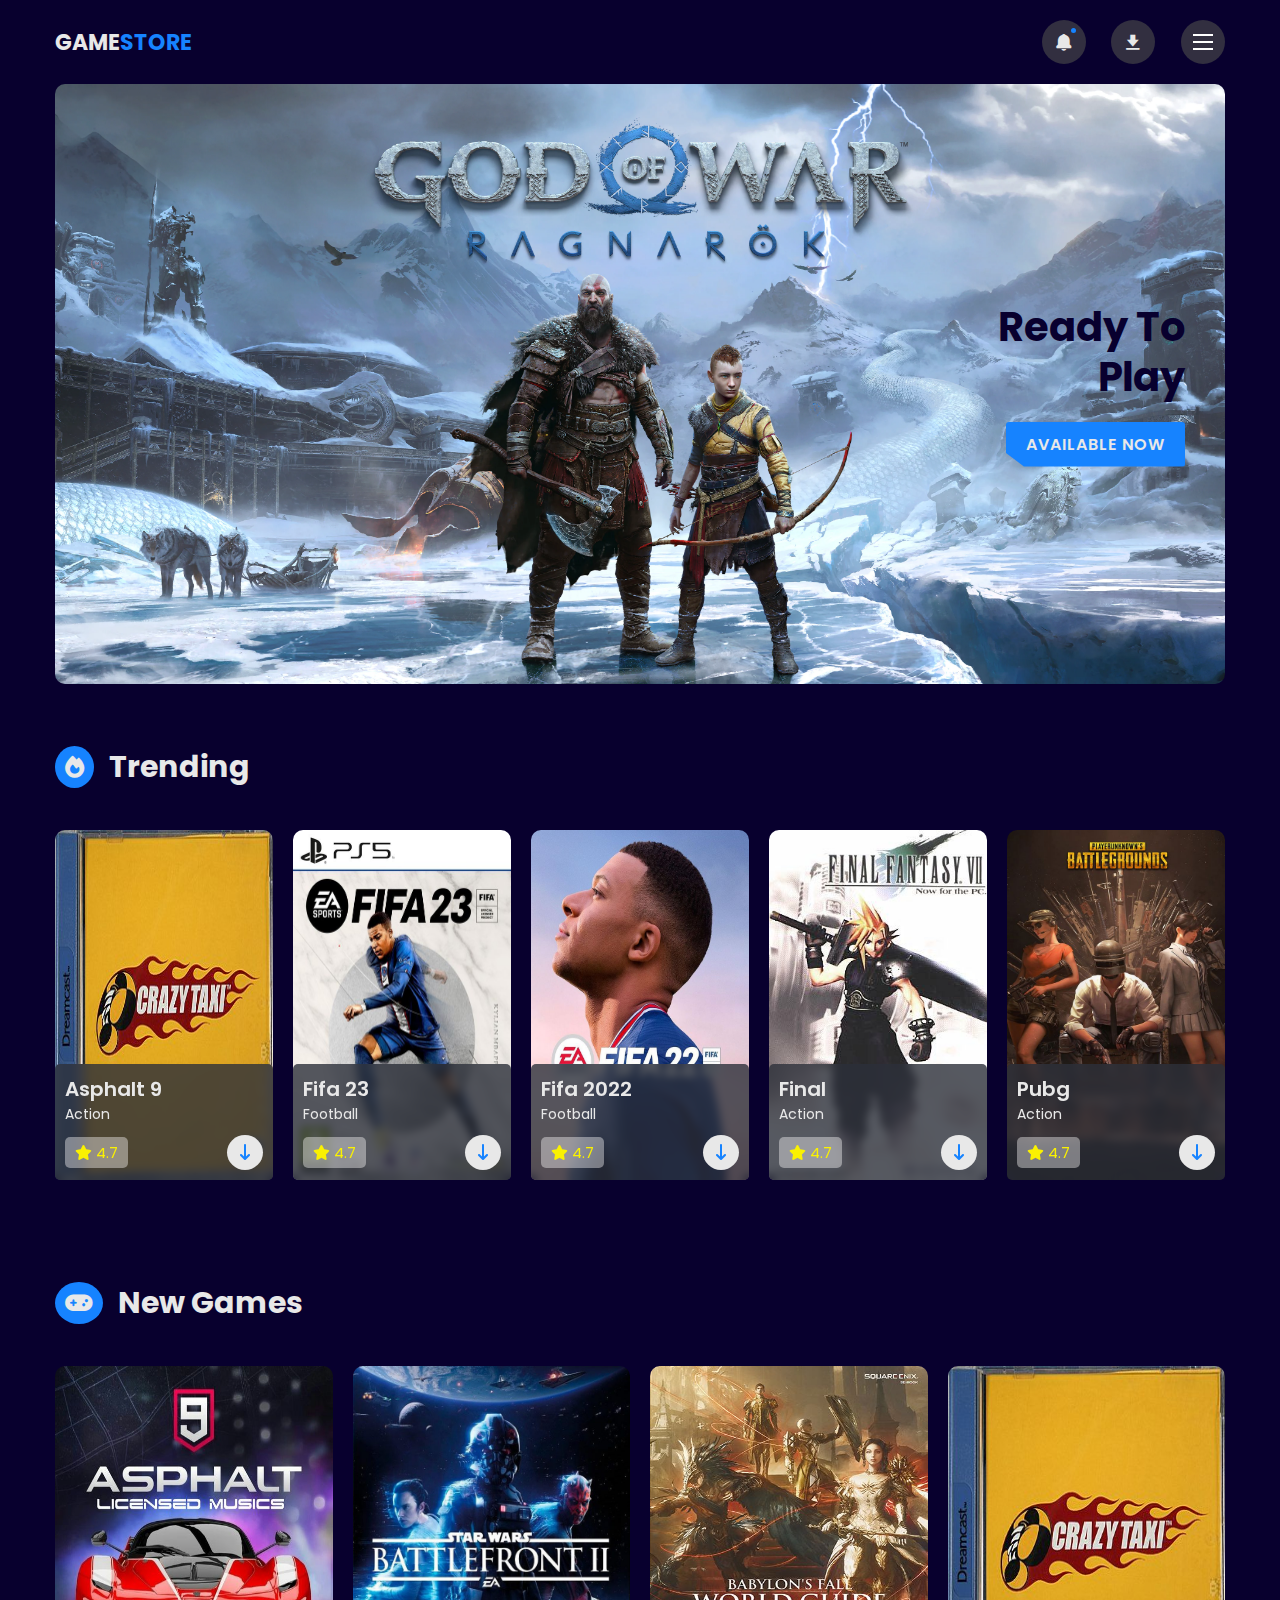
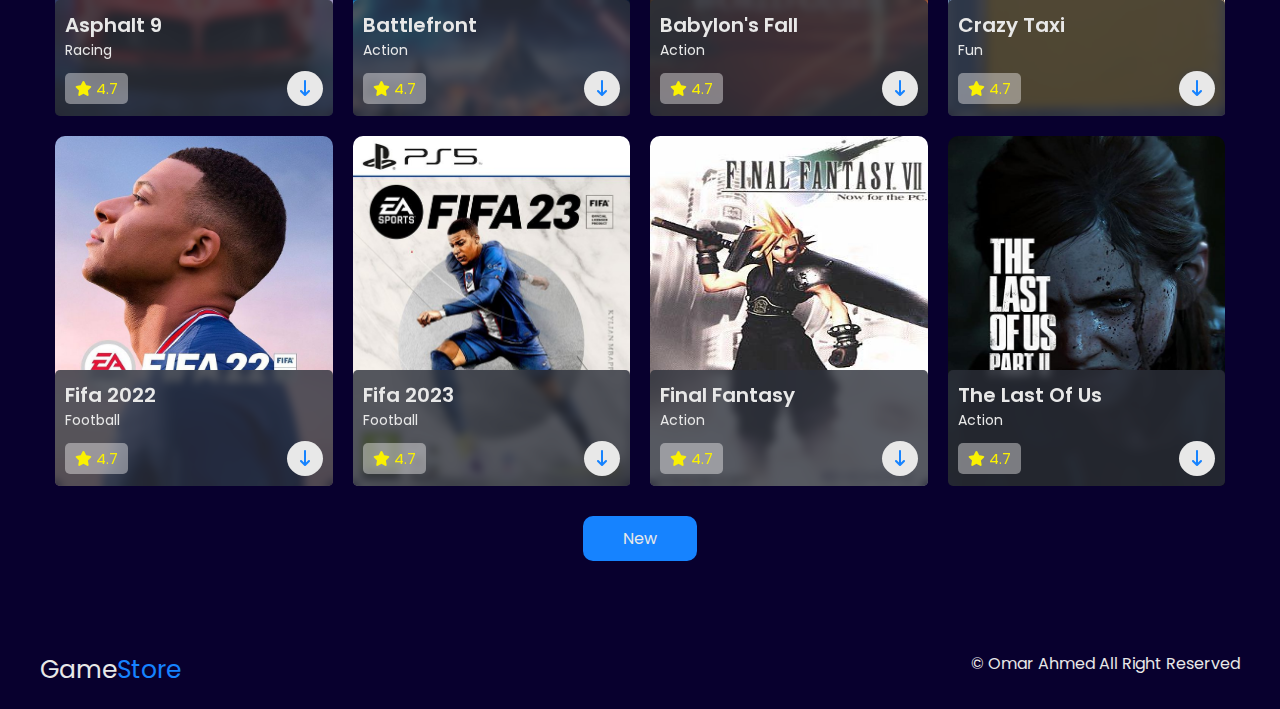
<file: index.html>
<!DOCTYPE html>
<html lang="en">

<meta charset="UTF-8">
<meta http-equiv="X-UA-Compatible" content="IE=edge">
<meta name="viewport" content="width=device-width, initial-scale=1.0">
<title>Games Store</title>
<link rel="shortcut icon" href="pic/icons8-game-controller-16.png" type="image/x-icon">
<!-- Box Icon -->
<link href='https://unpkg.com/boxicons@2.1.4/css/boxicons.min.css' rel='stylesheet'>
<!-- Font Awesome -->
<link rel="stylesheet" href="https://cdnjs.cloudflare.com/ajax/libs/font-awesome/6.3.0/css/all.min.css">
<!-- Link Swiper's CSS -->
<link rel="stylesheet" href="package/swiper-bundle.min.css">
<!-- CSS File  -->
<link rel="stylesheet" href="style.css">



</head>

<body>

    <!-- Nav Bar  -->
    <header class="container">
        <nav>
            <a href="index.html">Game<span>Store</span></a>
            <div class="icons">
                <i class='bx bxs-bell bx-tada' id="notifacation-bell"></i>
                <i class='bx bxs-download' id="download"></i>
                <div class="menu" id='menuBar'>
                    <div class=" link1"></div>
                    <div class=" link2"></div>
                    <div class=" link3"></div>
                </div>
            </div>
        </nav>
        <!-- Mega Menu -->
        <div class="mega-menu" id='megaMenu'>
            <h1 class="heading-menu">Game Store</h1>
            <ul id="menu-links">
                <li><a href="">Home</a></li>
                <li><a href="">Trending</a></li>
                <li><a href="">New Games</a></li>
                <li><a href="">Action Games</a></li>
                <li><a href="">Contact us</a></li>
            </ul>
        </div>
        <!-- Notifacation -->
        <div class="notify">
            <p class="notify-1">Congratulation , Your Game Download Succesfully . </p>
            <p class="notify-2">Cloud not apply Changes.</p>
        </div>
    </header>

    <!-- Home Page Start -->
    <div class="landing-page">
        <div class="container">
            <div class="bg-img">
                <div class="landing-info">
                    <h1>Ready To <br> Play</h1>
                    <a href="">Available Now</a>
                </div>

            </div>
        </div>
    </div>
    <!-- Home Page End  -->
    <!-- Trending Page Start  -->

    <section class="container trending">

        <div class="heading">
            <i class="fa-solid fa-fire"></i>
            <h2>Trending</h2>
        </div>

        <!-- Body Trending Section -->
        <div class="trending-content swiper">
            <div class="swiper-wrapper">
                <!-- Silder 1 -->
                <div class="swiper-slide">
                    <div class="box-trend">
                        <img src="pic/crazytaxi.jpg" alt="">
                        <div class="box-text">
                            <h2>Asphalt 9 </h2>
                            <h3>Action</h3>
                            <div class="rating-download">
                                <div class="rate">
                                    <i class="fa-solid fa-star"></i>
                                    <p>4.7</p>
                                </div>
                                <a href=""><i class="fa-solid fa-arrow-down-long"></i></a>

                            </div>
                        </div>
                    </div>
                </div>
                <!-- Silder 2 -->
                <div class="swiper-slide">
                    <div class="box-trend">
                        <img src="pic/fifa23.jpg" alt="">
                        <div class="box-text">
                            <h2>Fifa 23 </h2>
                            <h3>Football</h3>
                            <div class="rating-download">
                                <div class="rate">
                                    <i class="fa-solid fa-star"></i>
                                    <p>4.7</p>
                                </div>
                                <a href=""><i class="fa-solid fa-arrow-down-long"></i></a>

                            </div>
                        </div>
                    </div>
                </div>
                <!-- Silder 3 -->
                <div class="swiper-slide">
                    <div class="box-trend">
                        <img src="pic/fifa2022.jpg" alt="">
                        <div class="box-text">
                            <h2>Fifa 2022</h2>
                            <h3>Football</h3>
                            <div class="rating-download">
                                <div class="rate">
                                    <i class="fa-solid fa-star"></i>
                                    <p>4.7</p>
                                </div>
                                <a href=""><i class="fa-solid fa-arrow-down-long"></i></a>

                            </div>
                        </div>
                    </div>
                </div>
                <!-- Silder 4 -->
                <div class="swiper-slide">
                    <div class="box-trend">
                        <img src="pic/final.jpg" alt="">
                        <div class="box-text">
                            <h2>Final </h2>
                            <h3>Action</h3>
                            <div class="rating-download">
                                <div class="rate">
                                    <i class="fa-solid fa-star"></i>
                                    <p>4.7</p>
                                </div>
                                <a href=""><i class="fa-solid fa-arrow-down-long"></i></a>

                            </div>
                        </div>
                    </div>
                </div>
                <!-- Silder 5 -->
                <div class="swiper-slide">
                    <div class="box-trend">
                        <img src="pic/pubg.jpg" alt="">
                        <div class="box-text">
                            <h2>Pubg </h2>
                            <h3>Action</h3>
                            <div class="rating-download">
                                <div class="rate">
                                    <i class="fa-solid fa-star"></i>
                                    <p>4.7</p>
                                </div>
                                <a href=""><i class="fa-solid fa-arrow-down-long"></i></a>

                            </div>
                        </div>
                    </div>
                </div>
                <!-- Silder 6 -->
                <div class="swiper-slide">
                    <div class="box-trend">
                        <img src="pic/leagueoflegends.jpg" alt="">
                        <div class="box-text">
                            <h2>League Of Legends </h2>
                            <h3>Action</h3>
                            <div class="rating-download">
                                <div class="rate">
                                    <i class="fa-solid fa-star"></i>
                                    <p>4.7</p>
                                </div>
                                <a href=""><i class="fa-solid fa-arrow-down-long"></i></a>

                            </div>
                        </div>
                    </div>
                </div>
                <!-- Silder 7 -->
                <div class="swiper-slide">
                    <div class="box-trend">
                        <img src="pic/babylon's.jpg" alt="">
                        <div class="box-text">
                            <h2>Babylon's </h2>
                            <h3>Action</h3>
                            <div class="rating-download">
                                <div class="rate">
                                    <i class="fa-solid fa-star"></i>
                                    <p>4.7</p>
                                </div>
                                <a href=""><i class="fa-solid fa-arrow-down-long"></i></a>

                            </div>
                        </div>
                    </div>
                </div>
                <!-- Silder 8 -->
                <div class="swiper-slide">
                    <div class="box-trend">
                        <img src="pic/battlefront.jpg" alt="">
                        <div class="box-text">
                            <h2>Battlefront </h2>
                            <h3>Action</h3>
                            <div class="rating-download">
                                <div class="rate">
                                    <i class="fa-solid fa-star"></i>
                                    <p>4.7</p>
                                </div>
                                <a href=""><i class="fa-solid fa-arrow-down-long"></i></a>

                            </div>
                        </div>
                    </div>
                </div>
            </div>
        </div>
    </section>
    <!-- Trending Page End  -->
    <!-- New Page Start  -->

    <section class="container">
        <div class="heading">
            <i class="fa-solid fa-gamepad"></i>
            <h2>New Games</h2>
        </div>

        <div class="new-page">
            <div class="new-content">
                <div class="box-new">
                    <img src="pic/asphalt9.jpg">
                    <div class="box-text">
                        <h2>Asphalt 9</h2>
                        <h3>Racing</h3>
                        <div class="rating-download">
                            <div class="rate">
                                <i class="fa-solid fa-star"></i>
                                <p>4.7</p>
                            </div>
                            <a href="document.html"><i class="fa-solid fa-arrow-down-long"></i></a>

                        </div>
                    </div>
                </div>
                <div class="box-new">
                    <img src="pic/battlefront.jpg" alt="">
                    <div class="box-text">
                        <h2>Battlefront</h2>
                        <h3>Action</h3>
                        <div class="rating-download">
                            <div class="rate">
                                <i class="fa-solid fa-star"></i>
                                <p>4.7</p>
                            </div>
                            <a href=""><i class="fa-solid fa-arrow-down-long"></i></a>

                        </div>
                    </div>
                </div>
                <div class="box-new">
                    <img src="pic/babylon's.jpg" alt="">
                    <div class="box-text">
                        <h2>Babylon's Fall</h2>
                        <h3>Action </h3>
                        <div class="rating-download">
                            <div class="rate">
                                <i class="fa-solid fa-star"></i>
                                <p>4.7</p>
                            </div>
                            <a href=""><i class="fa-solid fa-arrow-down-long"></i></a>

                        </div>
                    </div>
                </div>
                <div class="box-new">
                    <img src="pic/crazytaxi.jpg" alt="">
                    <div class="box-text">
                        <h2>Crazy Taxi</h2>
                        <h3>Fun</h3>
                        <div class="rating-download">
                            <div class="rate">
                                <i class="fa-solid fa-star"></i>
                                <p>4.7</p>
                            </div>
                            <a href=""><i class="fa-solid fa-arrow-down-long"></i></a>

                        </div>
                    </div>
                </div>
                <div class="box-new">
                    <img src="pic/fifa2022.jpg" alt="">
                    <div class="box-text">
                        <h2>Fifa 2022</h2>
                        <h3>Football</h3>
                        <div class="rating-download">
                            <div class="rate">
                                <i class="fa-solid fa-star"></i>
                                <p>4.7</p>
                            </div>
                            <a href=""><i class="fa-solid fa-arrow-down-long"></i></a>

                        </div>
                    </div>
                </div>
                <div class="box-new">
                    <img src="pic/fifa23.jpg" alt="">
                    <div class="box-text">
                        <h2>Fifa 2023</h2>
                        <h3>Football</h3>
                        <div class="rating-download">
                            <div class="rate">
                                <i class="fa-solid fa-star"></i>
                                <p>4.7</p>
                            </div>
                            <a href=""><i class="fa-solid fa-arrow-down-long"></i></a>

                        </div>
                    </div>
                </div>
                <div class="box-new">
                    <img src="pic/final.jpg" alt="">
                    <div class="box-text">
                        <h2>Final Fantasy</h2>
                        <h3>Action</h3>
                        <div class="rating-download">
                            <div class="rate">
                                <i class="fa-solid fa-star"></i>
                                <p>4.7</p>
                            </div>
                            <a href=""><i class="fa-solid fa-arrow-down-long"></i></a>

                        </div>
                    </div>
                </div>
                <div class="box-new">
                    <img src="pic/lastofus.jpg" alt="">
                    <div class="box-text">
                        <h2>The Last Of Us</h2>
                        <h3>Action</h3>
                        <div class="rating-download">
                            <div class="rate">
                                <i class="fa-solid fa-star"></i>
                                <p>4.7</p>
                            </div>
                            <a href=""><i class="fa-solid fa-arrow-down-long"></i></a>

                        </div>
                    </div>
                </div>

            </div>
        </div>
        <a href="" class="next">New</a>
    </section>
    <!-- New Page End  -->

    <!-- Copyright -->
    <div class="copyright">
        <a href="" class="logo">Game<span>Store</span></a>
        <p>&#169; Omar Ahmed All Right Reserved</p>
    </div>





    <!-- Link Swiper's Js -->
    <script src="package/swiper-bundle.min.js"></script>
    <!-- Js -->
    <script src="main.js"></script>
</body>

</html>
</file>
<file: style.css>
/* Google Font */
        
        @import url('https://fonts.googleapis.com/css2?family=Cairo:wght@300;400;500;600;700;800;900&family=Kanit:wght@500&family=Open+Sans:wght@400;500&family=Poppins:wght@400;500;600;700&display=swap');
        /* Global */
        
    * {
    font-family: 'Cairo', sans-serif;
    font-family: 'Kanit', sans-serif;
    font-family: 'Open Sans', sans-serif;
    font-family: 'Poppins', sans-serif;
    padding: 0;
    margin: 0;
    box-sizing: border-box;
    list-style: none;
    scroll-behavior: smooth;
    text-decoration: none;
    }
    
  .box-text {
  position: absolute;
  bottom: 0;
  left: 0;
  background-color: hsl(227 , 14%, 20% , .8);
  width: 100%;
  padding: 10px;
  backdrop-filter: blur(4px);
  border-radius: 5px;

}
.box-text h2 {
  font-size: 20px ;
  font-weight: 600;
}
.box-text h3 {
  font-size: 14px;
  font-weight: 400;
  margin-bottom: 10px;
}

img {
  width: 100%;

}

body{
  background-color: var(--dark-color);
  color: var(--text-color);
}

.container {
  margin: auto;
}

@media screen and (max-width: 768px) {
  .container {
    padding: 0 20px;
  }
}
@media screen and (min-width: 768px) {
  .container {
    width: 750px;
  }
}
@media screen and (min-width: 992px) {
  .container {
    width: 970px;
  }
}
@media screen and (min-width: 1200px) {
  .container {
    width: 1170px;
  }
}
section {
  padding: 50px 0 40px;
}
header{
  position: relative;
}

.box-text .rating-download {
display: flex;
align-items: center;
justify-content: space-between;

}
.box-text .rating-download .rate {
display: flex;
gap: 4px;
align-items: center;
background-color: hsl(0 , 0%, 100% , .4);  
padding: 4px 10px ;
border-radius: 5px;
}
.box-text .rating-download .rate i , 
.box-text .rating-download .rate p {
color: #faf102;
font-size: 15px;
}
.box-text .rating-download a {
display: block;
background-color: var(--text-color);
padding: 5px 12px;
border-radius: 50%;
color: var(--main-color);
transition: 0.3s;
}
.box-text .rating-download a:hover {
background-color: var(--dark-color);
color: var(--text-color);
}
/* Header */
header nav {
  display: flex;
  align-items: center;
  justify-content: space-between;
  padding: 20px 0 ;
  
}
header nav a {
  font-size: 22px;
  text-transform: uppercase;
  color: var(--text-color);
  margin: 0 auto 0 0;
  font-weight:700;
}
header nav a span {
  color: var(--main-color);
}
/* Icons Nav-bar */
header nav .icons {
  display: flex;
  align-items: center;
  column-gap: 1.6rem;
}
header nav .icons i {
  font-size: 20px;
  height: 44px;
  width: 44px;
  display: grid;
  place-items: center;
  color: var(--text-color);
  background-color: var(--light-color);
  border-radius: 50%;
  cursor: pointer;
  transition: 0.3s;
}
    /* Varible */
    :root {
      --main-color: #1683ff;
      --dark-color: #08002e;
      --light-color: #322f40 ; 
      --text-color : hsl(0 , 0% , 91%)  
    }

/* Notifacation */
    #notifacation-bell {
      position: relative;
    }
    #notifacation-bell::after {
      content: '';
      position: absolute;
      height: 5px;
      width: 5px;
      border-radius: 50%;
      background-color: var(--main-color);
      top: 8px;
      right: 10px;
    }
    .notify {
      width: 300px;
      height: 350px;
      padding:10px;
      display: flex;
      flex-direction: column;
      gap: 15px;
      background-color: var(--light-color);
      border-radius: 10px;
      position: absolute;
      right: 0px;
      transition: 0.5s;
      opacity: 0;
    }
    .notify.active {
      transition: 0.5s;
      opacity: 1;

    } 
    @media screen and (max-width:768px ) {
      .notify {
        right: 20px;
      }
    }


    .notify .notify-1 {
      background-color: var(--dark-color);
      border-radius: 10px;
      padding: 10px;
    }
    .notify .notify-1::before {
      content: "\f058";
      font-family: "Font Awesome 5 Free";
      font-weight: 900;
      border-radius: 50%;
      padding: 0 10px 0 0 ;
      color: #02fa55;
    }
    .notify .notify-2 {
      background-color: hsl(0 , 0%, 100% , .4);
      border-radius: 10px;
      padding: 10px;

    }
    .notify .notify-2::before {
      content: "\f057";
      font-family: "Font Awesome 5 Free";
      font-weight: 900;
      border-radius: 50%;
      padding: 0 10px 0 0 ;
      color: #ff9ba9;
    }

    /* Menu bars */
  .menu {
    width: 44px;
    height: 44px;
    border-radius: 50%;
    background-color: var(--light-color);
    display: flex;
    align-items: center;
    justify-content: center;
    flex-direction: column;
    gap: 5px;
    cursor: pointer;
    position: relative;
    z-index: 101;
  }
  .menu div {
    display: block;
    width: 20px ;
    height: 2px;
    background-color: white;
    transition: 0.3s;
    position: relative;
    z-index: 101;
  }
  
  .menu.move  .link1 {
    transform: rotate(45deg ) translate(4px , 5px);
  }
  .menu.move  .link2 {
    opacity: 0;
  }
  .menu.move  .link3 {
    transform: rotate(-45deg) translate(5px , -5px);
  }
  /* Mega Menu Section */
    header .mega-menu {
      display: flex;
      align-items: center;
      justify-content: center;
      flex-direction: column;
      gap: 20px;
      position: fixed;
      top: 0;
      left: 0;
      width: 100%;
      height: 100vh;
      z-index: 100;
      background-color: rgba(0 , 0 , 14 , 0.9);
      clip-path: circle(0% at 100% 0%);
      transition: 0.5s;
    }
    header .mega-menu.active {
      clip-path: circle(144% at 100% 0%);
    }
    header .mega-menu h1 {
      font-size: 50px;
      font-weight: 700;
      color: var(--main-color);
    }
    header .mega-menu img {
      width: 300px;
      height: 200px;
    }
    header .mega-menu ul {
      display: flex;
      align-items: center;
      justify-content: center;
      flex-direction:column ;
      gap: 15px;
    }
    header .mega-menu ul li a {
        display: block;
        color: var(--text-color);
      transition: 0.5s;
      font-size: 22px;
    }
    header .mega-menu ul li{
      position: relative;
      padding: 5px 0;

    }
    header .mega-menu ul li::after  {
      content: '';
      position: absolute;
      bottom: 0;
      left: 50%;
      transform: translateX(-50%);
      width: 0;
      height: 3px;
      background-color: var(--main-color);
      transition: 0.5s;
    }
    header .mega-menu ul li:hover::after {
      width: 60%;
    }
/* Landing Page */

.bg-img {
  background-image: url(pic/bag.webp);
  height: 600px;
  background-position: center;
  background-size: cover;
  border-radius: 10px;
  position: relative;
}
.bg-img .landing-info {
  position: absolute;
  top: 0;
  left: 0;
  width: 100%;
  height: 100%;
  padding: 40px;
  color: var(--dark-color);
  display: flex;
  align-items: end;
  justify-content: center;
  flex-direction: column;
  text-align: right;
  border-radius: 10px;

}
.bg-img .landing-info h1 {
  font-size: 40px;
  line-height: 50px;

}
.bg-img .landing-info a {
  display: flex;
  background-color: var(--main-color);
  color: var(--text-color);
  padding: 10px 20px;
  margin-top: 20px;
  border-radius: 3px;
  justify-content: end;
  letter-spacing: 1px;
  text-transform: uppercase;
  font-weight: 600;
  clip-path: polygon(0 0, 100% 0%, 100% 100%, 10% 100%, 0 70%);
  transition: 0.2s;
}
.bg-img .landing-info a:hover {
  background-color: var(--light-color);
  transition: 0.3s linear all;

}

/* Trending Section  */
/* Heading  */
section .heading {
  display: flex;
  align-items: center;
  gap: 15px;
  margin: 10px 0 40px 0;

}
section .heading h2 {
  font-size: 30px;
  color: var(--text-color);
}
section .heading i {
  font-size: 22px;
  background-color: var(--main-color);
  padding: 10px;
  border-radius: 50%;
  color: var(--text-color);
}

/* Body Trending Section */

.swiper-slide .box-trend{
  width: 100%;
  height: 350px;
  position: relative;
}
.swiper-slide .box-trend img {
  width: 100%;
  height: 100%;
  object-fit: fill;
  border-radius: 10px;
}
 .box-text {
  position: absolute;
  bottom: 0;
  left: 0;
  background-color: hsl(227 , 14%, 20% , .8);
  width: 100%;
  padding: 10px;
  backdrop-filter: blur(4px);
  border-radius: 5px;

}
.box-text h2 {
  font-size: 20px ;
  font-weight: 600;
}
.box-text h3 {
  font-size: 14px;
  font-weight: 400;
  margin-bottom: 10px;
}
/* End Trending  */
/* Start New  */
.new-page .new-content {
  display: grid;
  grid-template-columns: repeat(auto-fill , minmax(250px , 1fr));
  gap: 20px;
}
.box-new {
  position: relative;
  height: 350px;
}
.new-page img{
  border-radius: 10px;
  width: 100%;
  height: 100%;
}
section .next {
  display: block;
  background-color: var(--main-color);
  color: var(--text-color);
  width: fit-content;
  padding: 10px 40px;
  margin: 30px auto;
  border-radius: 10px;
  transition: 0.3s;
}
section .next:hover {
  background-color: var(--light-color);
}
/* End New  */

/* Copyright */
.copyright {
display: flex;
justify-content: space-between;
padding: 20px 40px;
}
.copyright a {
color: var(--text-color);
font-size: 25px;

}
.copyright a span {
  color: var(--main-color);
}
.copyright p {
  color: var(--text-color);
}

/* Download Page  */
.video-content {
  padding: 20px;
}
.video-content video {
  width: 100%;
  aspect-ratio: 16/9;
}
/* About  */
.about {
  margin-top: 35px;

}
.head-download-section{
  display: inline-flex;
  font-size:30px ;
  font-weight: 500;
  border-bottom: 5px solid var(--main-color);
  margin-bottom: 30px;
}
.about p{
color: var(--text-color);
font-size: 15px;
letter-spacing: 1px;
}

/* ScreenShot  */
.screenshot {
  padding: 30px 0;
}
.screenshot img {
  width: 100%;
  height: 400px;
  object-fit: cover;
}
.screenshots-content {
  display: grid;
  grid-template-columns: repeat(auto-fill , minmax(300px , 1fr));
  gap: 10px;
}
/* Download */
.download {
  padding: 30px ;
  margin: auto;
  max-width: 800px;
  text-align: center;
  display: grid;
  gap: 20px;
}
.download h2 {
  font-size: 30px;
  letter-spacing: 1px;
  font-weight: 500;
}
.download .links {
display: flex; 
align-items: center;
justify-content: center;
gap: 20px;
}
.download .links a {
  display: block;
  text-align: center;
  background: var(--main-color);
  padding: 10px 30px;
  color: var(--text-color);
  border-radius: 5px;
  transition: 0.3s;
}
.download .links a i {
  display: block;
}
.download .links a:hover {
  background-color: var(--light-color);
}
</file>
